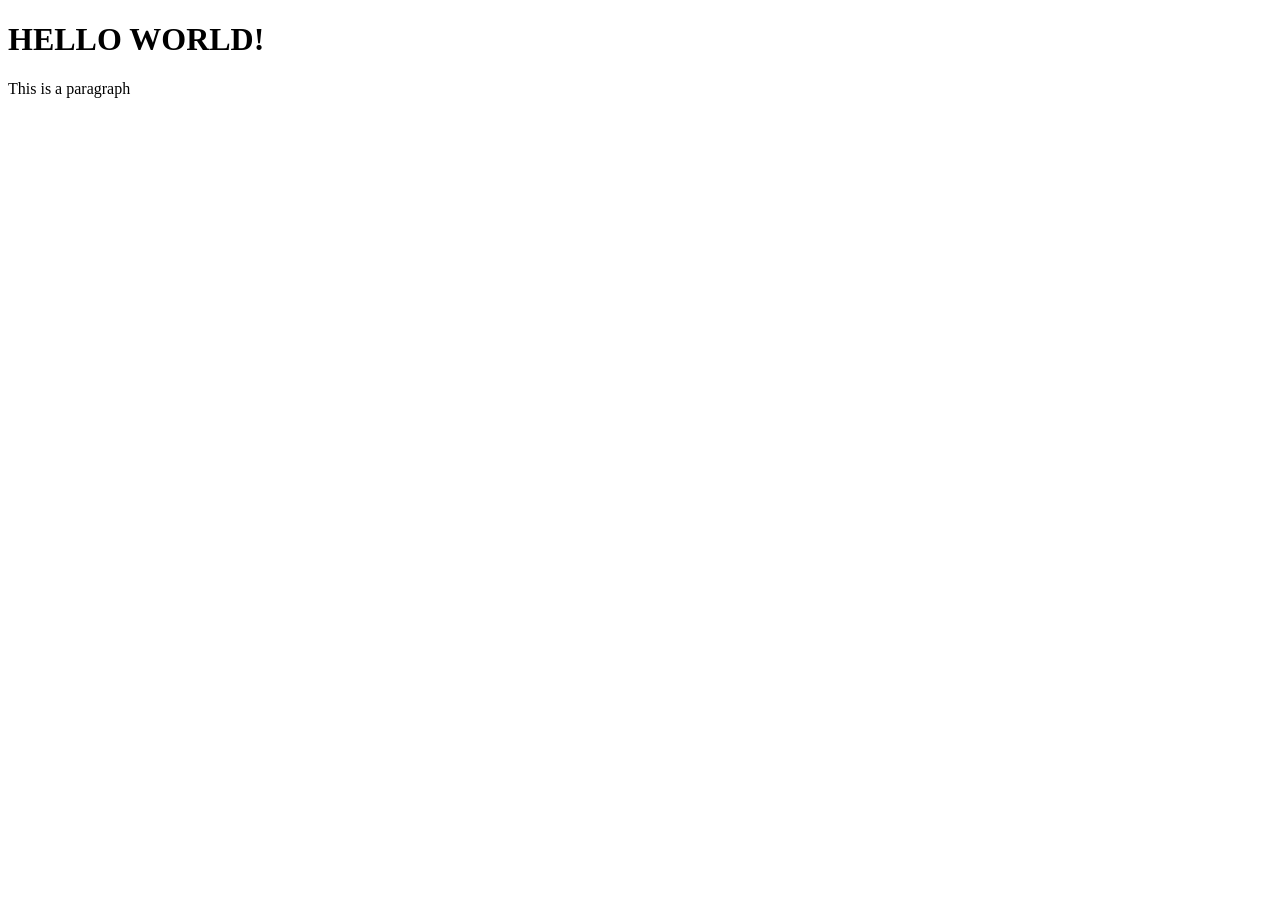
<file: HTML/index.html>
<!DOCTYPE html>
<html lang="en">
<head>
    <meta charset="UTF-8">
    <!-- # This line ensures that the webpage is responsive and displays correctly on different devices by setting the viewport width to match the device's width and the initial zoom level to 1.0. -->
    <meta name="viewport" content="width=device-width, initial-scale=1.0"> 
    <title>My First Page</title>
</head>
<body>
    <h1>HELLO WORLD!</h1>
    <p>This is a paragraph</p>
</body>
</html>
</file>
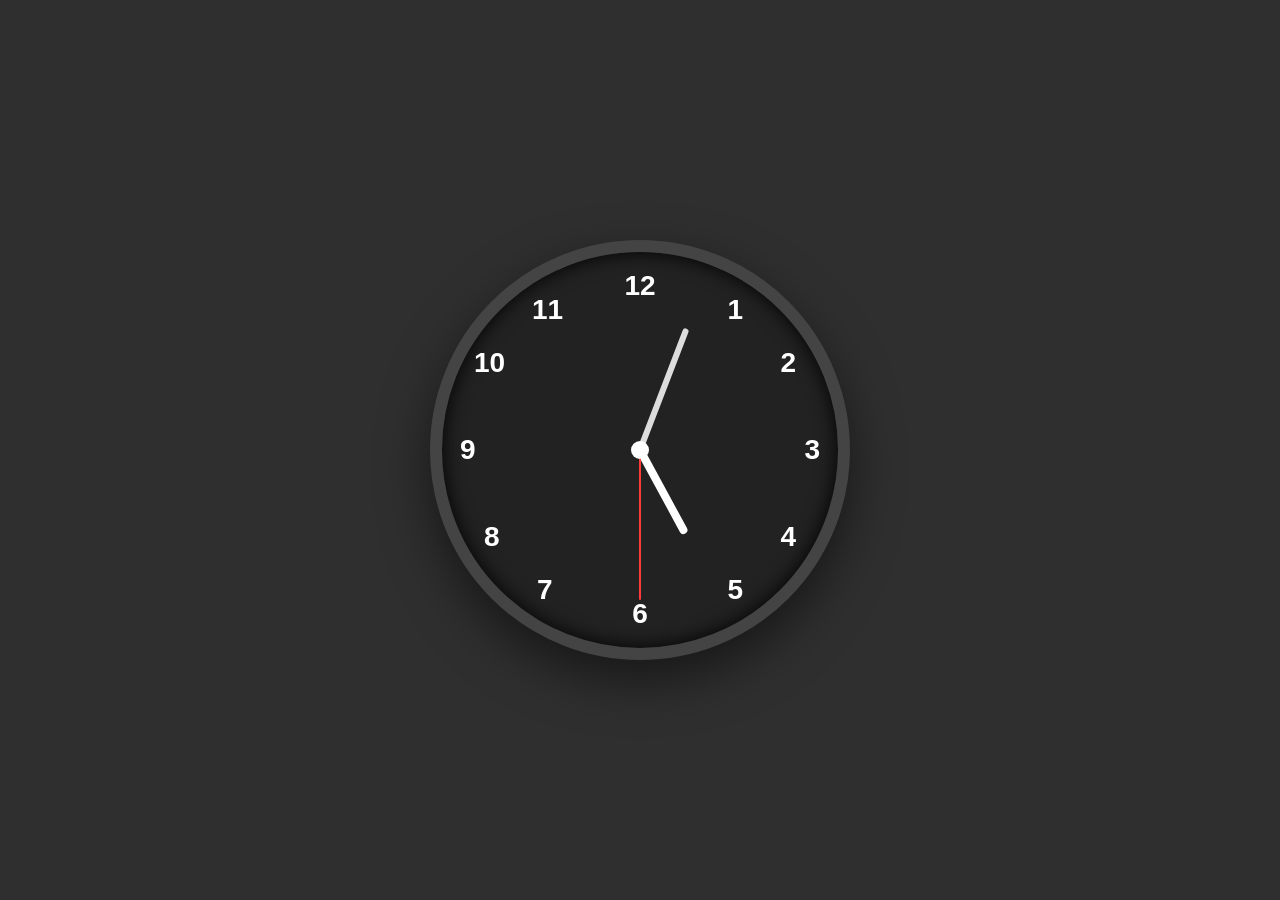
<file: HTML/CLOCK 2/index.html>
<!DOCTYPE html>
<html lang="en">
<head>

<meta charset="UTF-8">
<meta name="viewport" content="width=device-width, initial-scale=1.0">

<title>Modern Analog Clock</title>

<link rel="stylesheet" href="style.css">

</head>

<body>

<div class="clock">

    <div class="number n1">1</div>
    <div class="number n2">2</div>
    <div class="number n3">3</div>
    <div class="number n4">4</div>
    <div class="number n5">5</div>
    <div class="number n6">6</div>
    <div class="number n7">7</div>
    <div class="number n8">8</div>
    <div class="number n9">9</div>
    <div class="number n10">10</div>
    <div class="number n11">11</div>
    <div class="number n12">12</div>

    <div class="hand hour" id="hour"></div>
    <div class="hand minute" id="minute"></div>
    <div class="hand second" id="second"></div>

    <div class="center"></div>

</div>

<script src="script.js"></script>

</body>
</html>
</file>
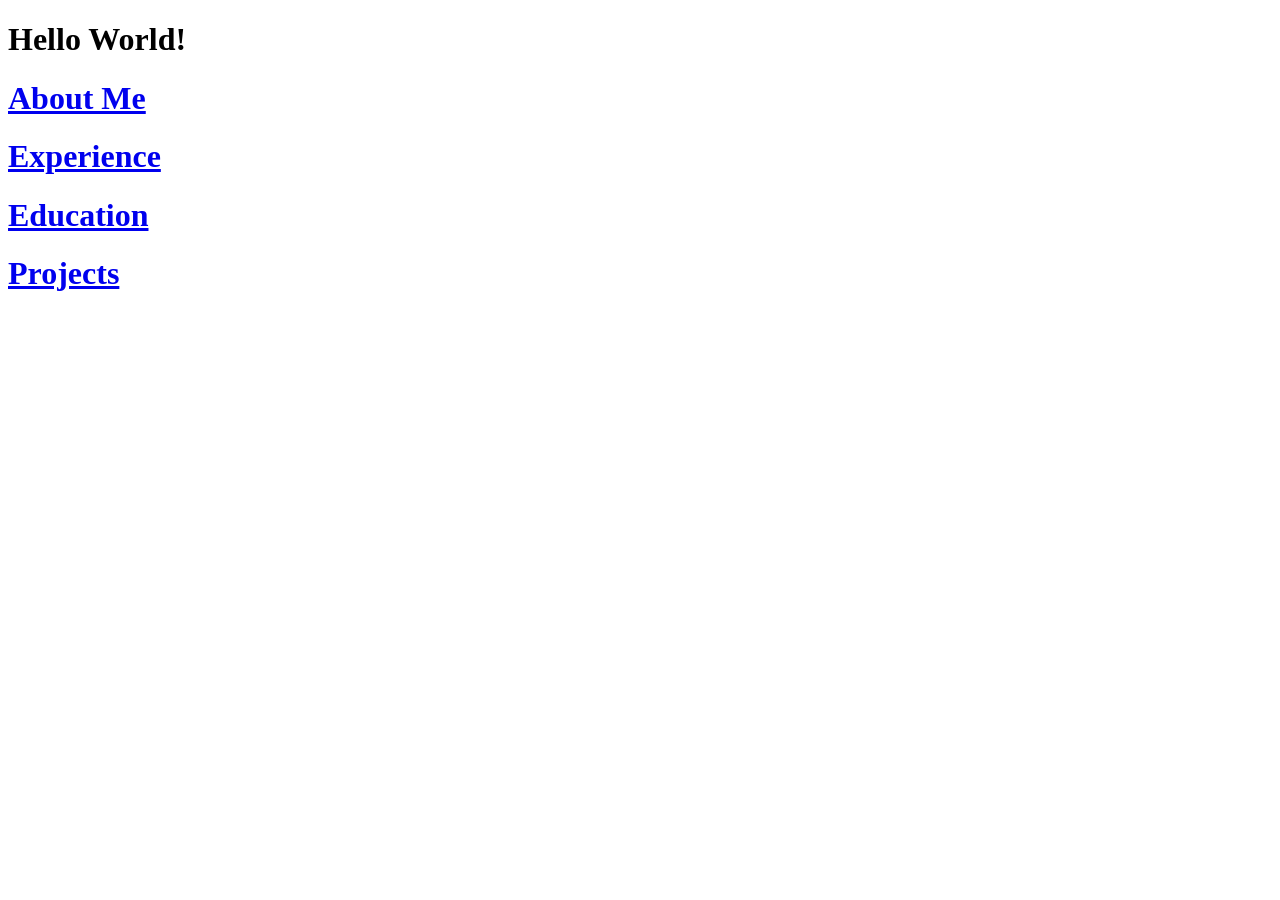
<file: HTML/Portfolio Page/index.html>
<!DOCTYPE html>
<html lang="en">
<head>
    <meta charset="UTF-8">
    <meta name="viewport" content="width=device-width, initial-scale=1.0">
    <title>My Portfolio</title>
</head>
<body>
    <h1>Hello World!</h1>
    <h1><a href="about.html">About Me</a></h1>
    <h1><a href="Experience.html">Experience</a></h1>
    <h1><a href="Education.html">Education</a></h1>
    <h1><a href="projects.html">Projects</a></h1>
</body>
</html>
</file>
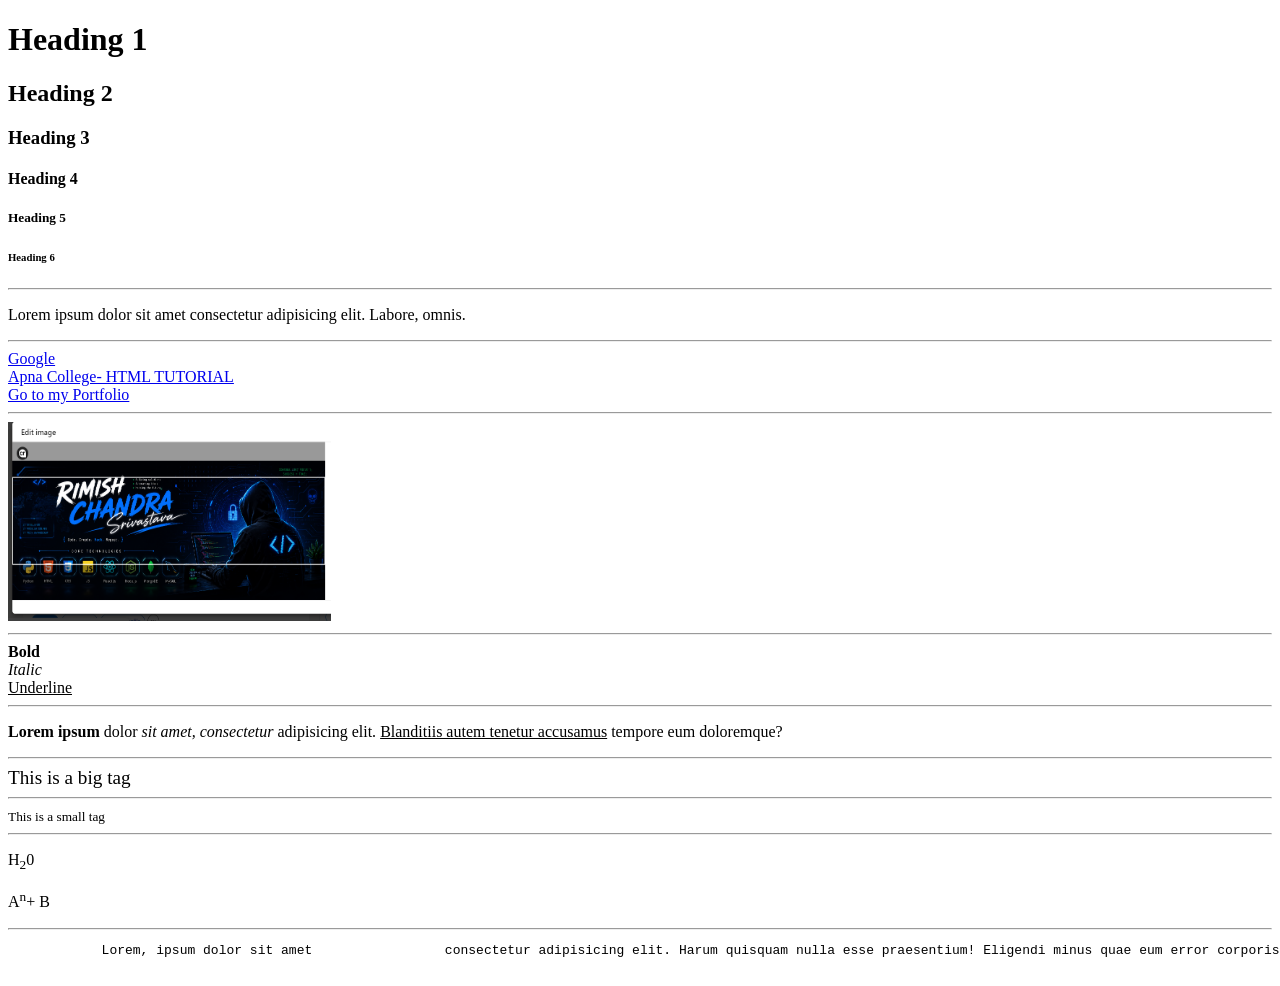
<file: HTML/level2.html>
<!DOCTYPE html>
<!-- <html lang="en"> THIS IS AN HTML ATTRIBUTES -->
<html lang="en">
<head>
    <meta charset="UTF-8">
    <meta name="viewport" content="width=device-width, initial-scale=1.0">
    <title>Document</title>
</head>
<body>
    <!-- HEADING TAGS -->
     <h1>Heading 1</h1>
     <h2>Heading 2</h2>
     <h3>Heading 3</h3>
     <h4>Heading 4</h4>
     <h5>Heading 5</h5>
     <h6>Heading 6</h6>
    <hr>
     <!-- PARAGRAPH TAG -->
     <p>Lorem ipsum dolor sit amet consectetur adipisicing elit. Labore, omnis.</p>
    <hr>
     <!-- Anchor Tag -->
      <a href="https://www.google.com">Google</a>
      <br>
      <a href="https://www.youtube.com/watch?v=HcOc7P5BMi4&list=PLfqMhTWNBTe0PY9xunOzsP5kmYIz2Hu7i&index=1">Apna College- HTML TUTORIAL</a>
      <br> 
      <a href="/HTML/Portfolio Page/index.html">Go to my Portfolio</a>
    <hr>
      <!-- Image Tag -->
       <img src="/HTML/Screenshot 2026-06-05 214957.png" alt="Random Image" height="199vh" width="323vw">
        <br>
        <hr>
       <!-- BOLD ITALIC UNDERLINE TAG -->
        <b>Bold </b>
        <br>
        <i>Italic</i>
        <br>
        <u>Underline</u>
        <hr>
        <!-- Tag inside tag -->
         <p><b>Lorem ipsum</b> dolor <i>sit amet, consectetur</i> adipisicing elit. <u>Blanditiis autem tenetur accusamus</u> tempore eum doloremque?</p>
        <hr>
         <!-- Big and Small tags -->
          <big>This is a big tag</big><br>  
          <hr>
          <small>This is a small tag</small>
          <hr>
          <!-- SUBSCRIPT & SUPERSCRIPT TAGS -->
           <p>H<sub>2</sub>0</p>
           <p>A<sup>n</sup>+ B</p>
        <hr>

        <!-- Pre tags -->
         <pre>
            Lorem, ipsum dolor sit amet                 consectetur adipisicing elit. Harum quisquam nulla esse praesentium! Eligendi minus quae eum error corporis, eos commodi quia iure blanditiis quibusdam itaque id repellendus atque dignissimos.
         </pre>
</body>
</html>
</file>
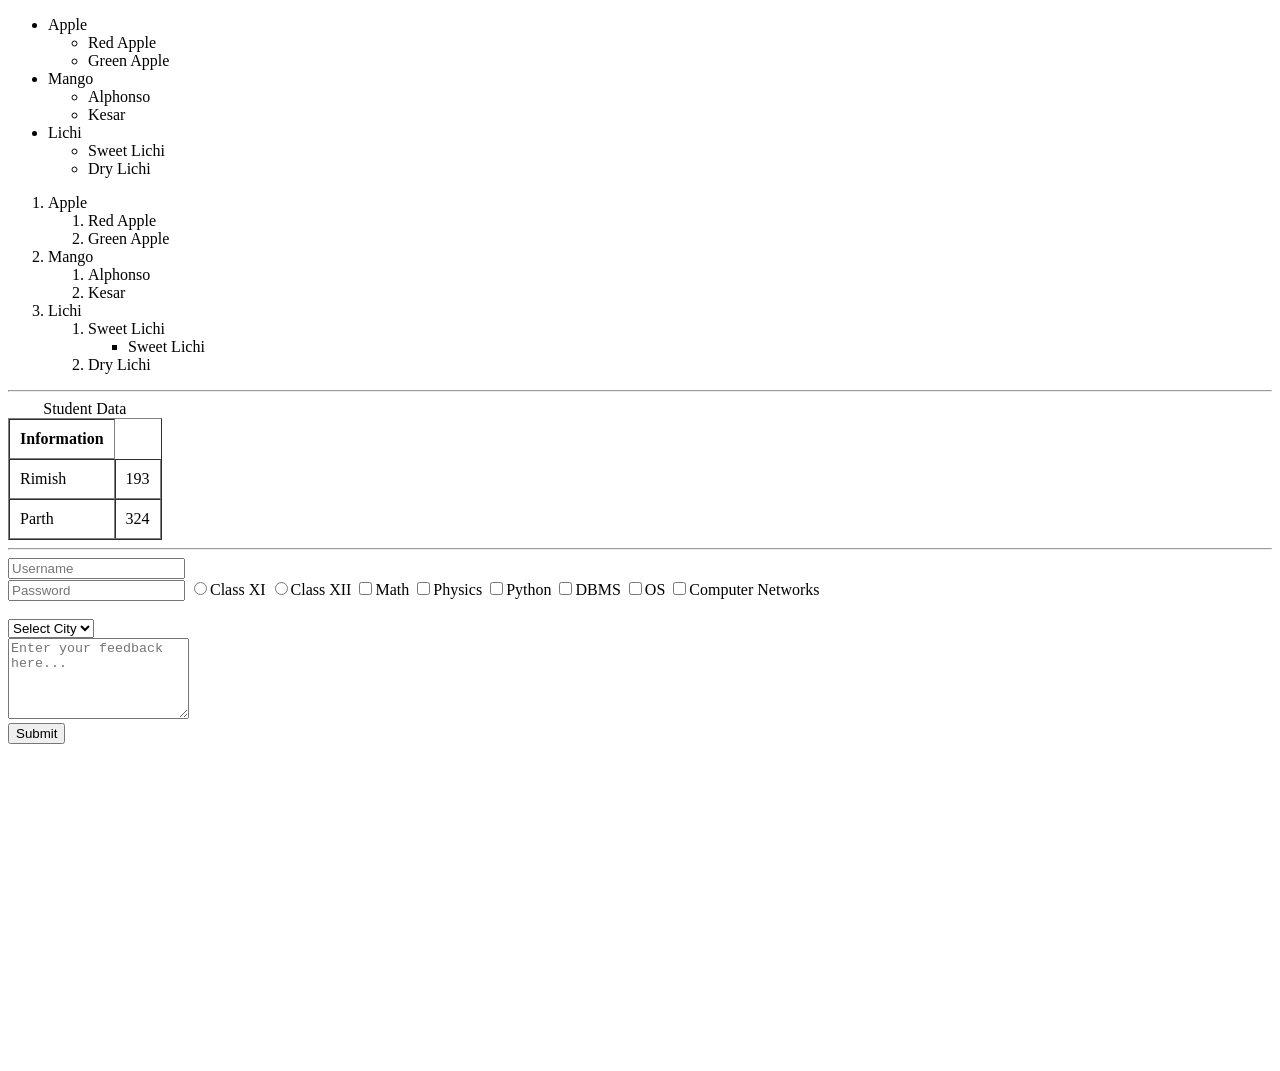
<file: HTML/level4.html>
<!DOCTYPE html>
<html lang="en">
<head>
    <meta charset="UTF-8">
    <meta name="viewport" content="width=device-width, initial-scale=1.0">
    <title>LEVEL PRO</title>
</head>
<body>
    <!-- IN THIS LEVEL WE LEARN ABOUT LISTS, FORMS, AND TABLES IN HTML -->
     <ul>
        <li>Apple</li>
            <ul>
                <li>Red Apple</li>
                <li>Green Apple</li>
            </ul>
        <li>Mango</li>
            <ul>
                <li>Alphonso</li>
                <li>Kesar</li>
            </ul>
        <li>Lichi</li>
            <ul>
                <li>Sweet Lichi</li>
                <li>Dry Lichi</li>
            </ul>
     </ul>
        <ol>
            <li>Apple</li>
                <ol>
                    <li>Red Apple</li>
                    <li>Green Apple</li>
                </ol>
            <li>Mango</li>
                <ol>
                    <li>Alphonso</li>
                    <li>Kesar</li>
                </ol>
            <li>Lichi</li>
                <ol>
                    <li>Sweet Lichi</li>
                        <ul>
                            <li>Sweet Lichi</li>
                        </ul>
                    <li>Dry Lichi</li>
                </ol>
        </ol>

        <hr>

        <!-- TABLES IN HTML -->
         <table border="1px" cellspacing="0px" cellpadding="10px">
            <thead>
                <caption>Student Data</caption>
                <tr colspan="2">
                    <th>Information</th>
                    <!-- <th>Roll No.</th> -->
                </tr>
            </thead>
            <tbody>
                <tr>
                    <td>Rimish</td>
                    <td>193</td>
                </tr>

                <tr>
                    <td>Parth</td>
                    <td>324</td>
                </tr>
            </tbody>
         </table>
        <hr>
         <form action="/action.php">
            <input type="text" placeholder="Username">
            <br>
            <input type="password" placeholder="Password">

            <label for="101">
            <input type="radio" value="class XI" name="class" id="101">Class XI
            </label>
            <label for="102">
            <input type="radio" value="class XII" name="class" id="102">Class XII
            </label>

            <label for="math">
                <input type="checkbox" value="math" name="subject" id="101">Math
            </label>
            <label for="Physics">
                <input type="checkbox" value="Physics" name="subject" id="102">Physics
            </label>
            <label for="Python">
                <input type="checkbox" value="Python" name="subject" id="103">Python
            </label>
            <label for="DBMS">
                <input type="checkbox" value="DBMS" name="subject" id="104">DBMS
            </label>
            <label for="OS">
                <input type="checkbox" value="OS" name="subject" id="105">OS
            </label>
            <label for="Computer Networks">
                <input type="checkbox" value="Computer Networks" name="subject" id="106">Computer Networks
            </label>
            <br>
            <br>
            <select name="city" id="city">
                <option value="select city">Select City</option>
                <option value="Delhi">Delhi</option>
                <option value="Mumbai">Mumbai</option>
                <option value="Bangalore">Bangalore</option>
            </select>
            <br>
            <textarea name="feedback" id="101" placeholder="Enter your feedback here..." rows="5"></textarea>
            <br>
            <input type="submit" value="Submit">
         </form>

         <iframe width="560" height="315" src="https://www.youtube.com/embed/I5srDu75h_M?si=ICYLB-1usWGLQkv1" title="YouTube video player" frameborder="0" allow="accelerometer; autoplay; clipboard-write; encrypted-media; gyroscope; picture-in-picture; web-share" referrerpolicy="strict-origin-when-cross-origin" allowfullscreen></iframe>

</body>
</html>
</file>
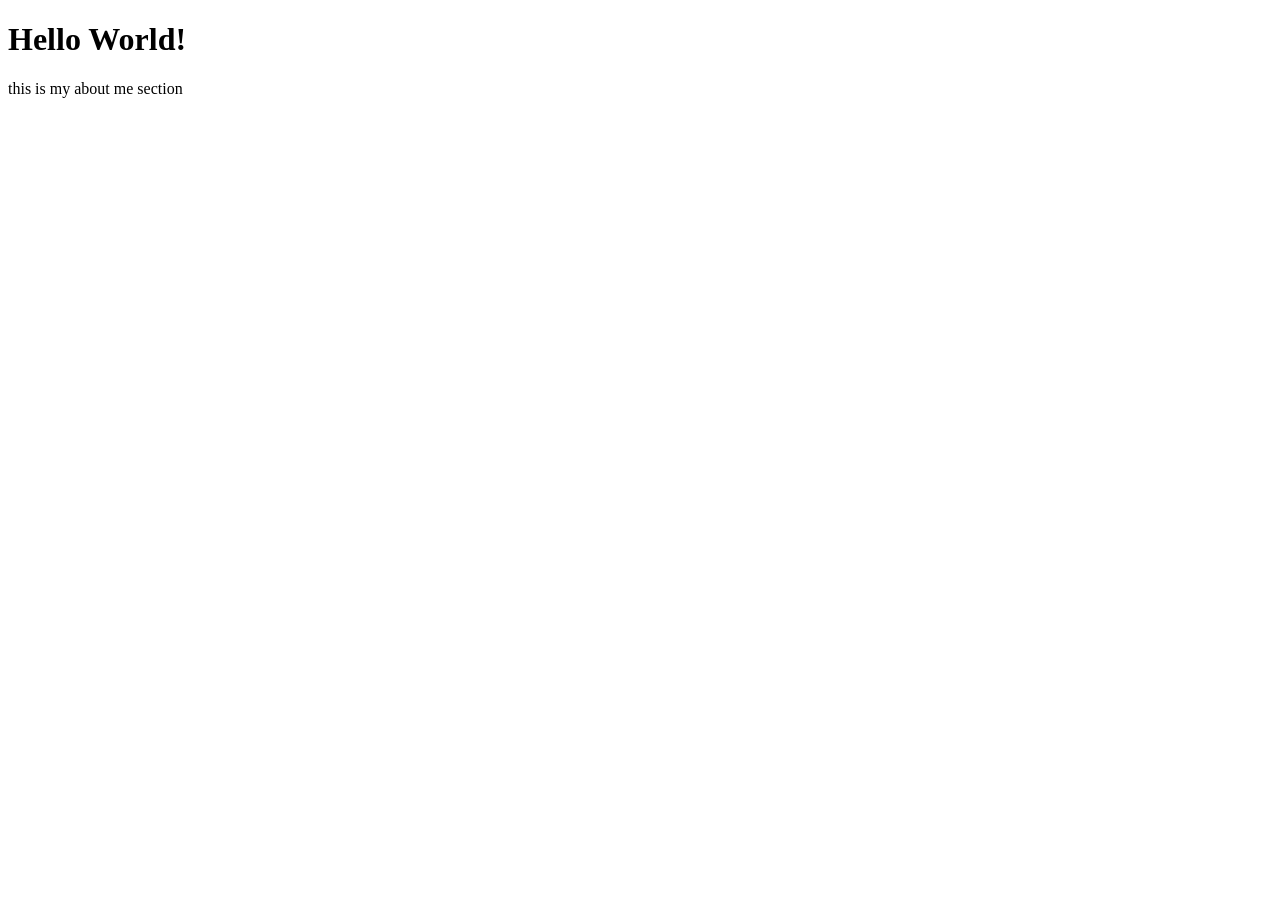
<file: HTML/Portfolio Page/about.html>
<!DOCTYPE html>
<html lang="en">
<head>
    <meta charset="UTF-8">
    <meta name="viewport" content="width=device-width, initial-scale=1.0">
    <title>Document</title>
</head>
<body>
    <h1>Hello World!</h1>
    <p>this is my about me section</p>
</body>
</html>
</file>
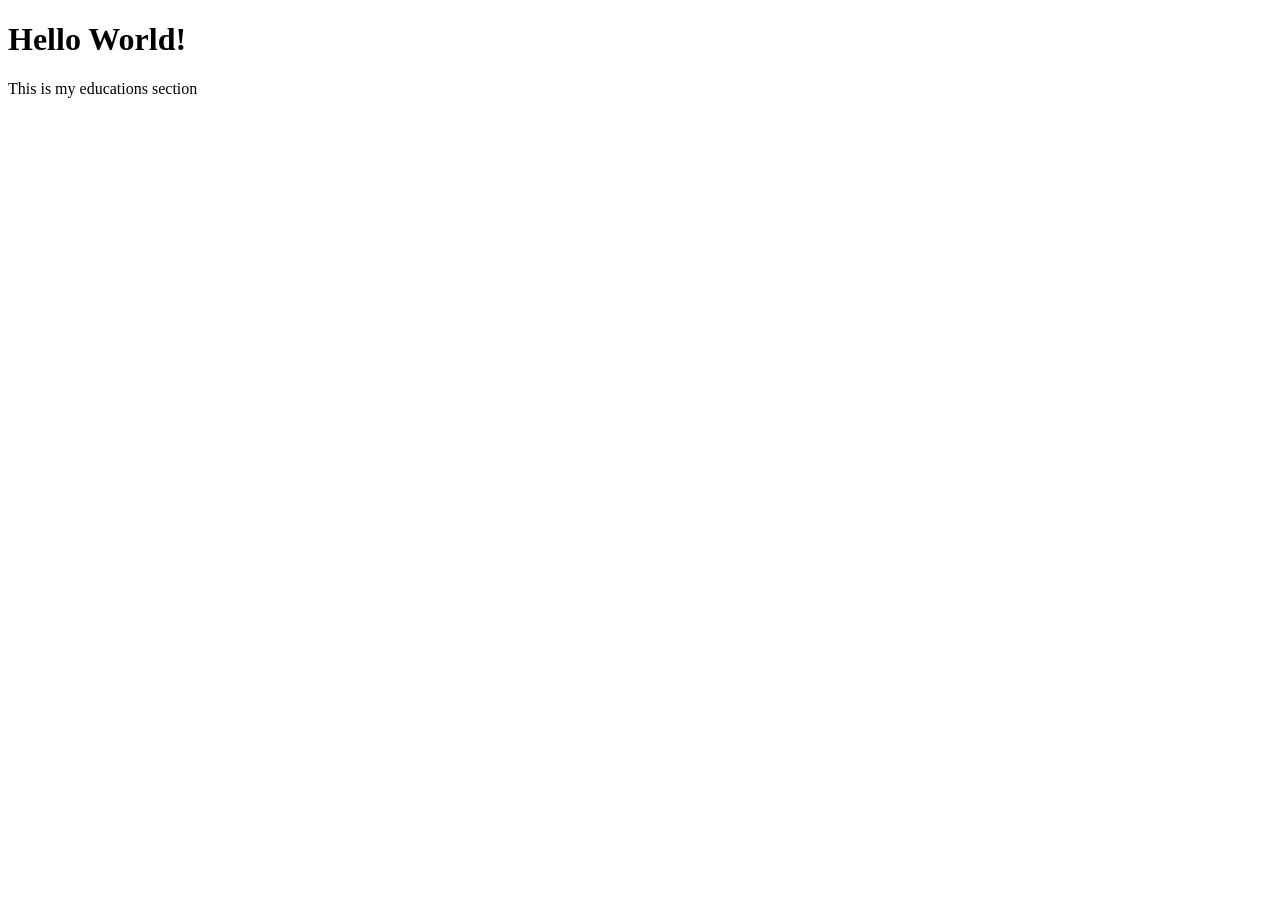
<file: HTML/Portfolio Page/Education.html>
<!DOCTYPE html>
<html lang="en">
<head>
    <meta charset="UTF-8">
    <meta name="viewport" content="width=device-width, initial-scale=1.0">
    <title>Document</title>
</head>
<body>
    <h1>Hello World!</h1>
    <p>This is my educations section</p>
</body>
</html>
</file>
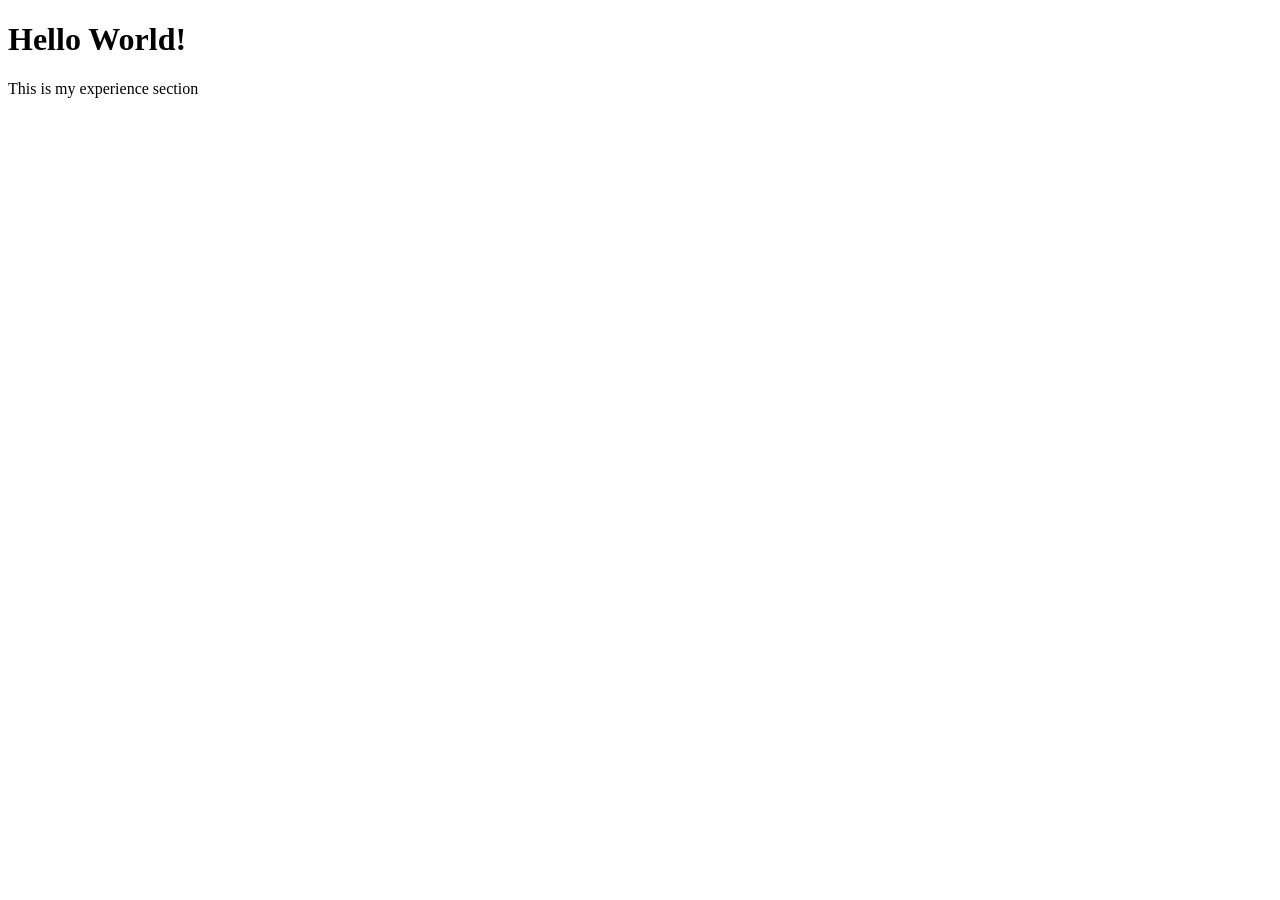
<file: HTML/Portfolio Page/Experience.html>
<!DOCTYPE html>
<html lang="en">
<head>
    <meta charset="UTF-8">
    <meta name="viewport" content="width=device-width, initial-scale=1.0">
    <title>Document</title>
</head>
<body>
    <h1>Hello World!</h1>
    <p>This is my experience section</p>
</body>
</html>
</file>
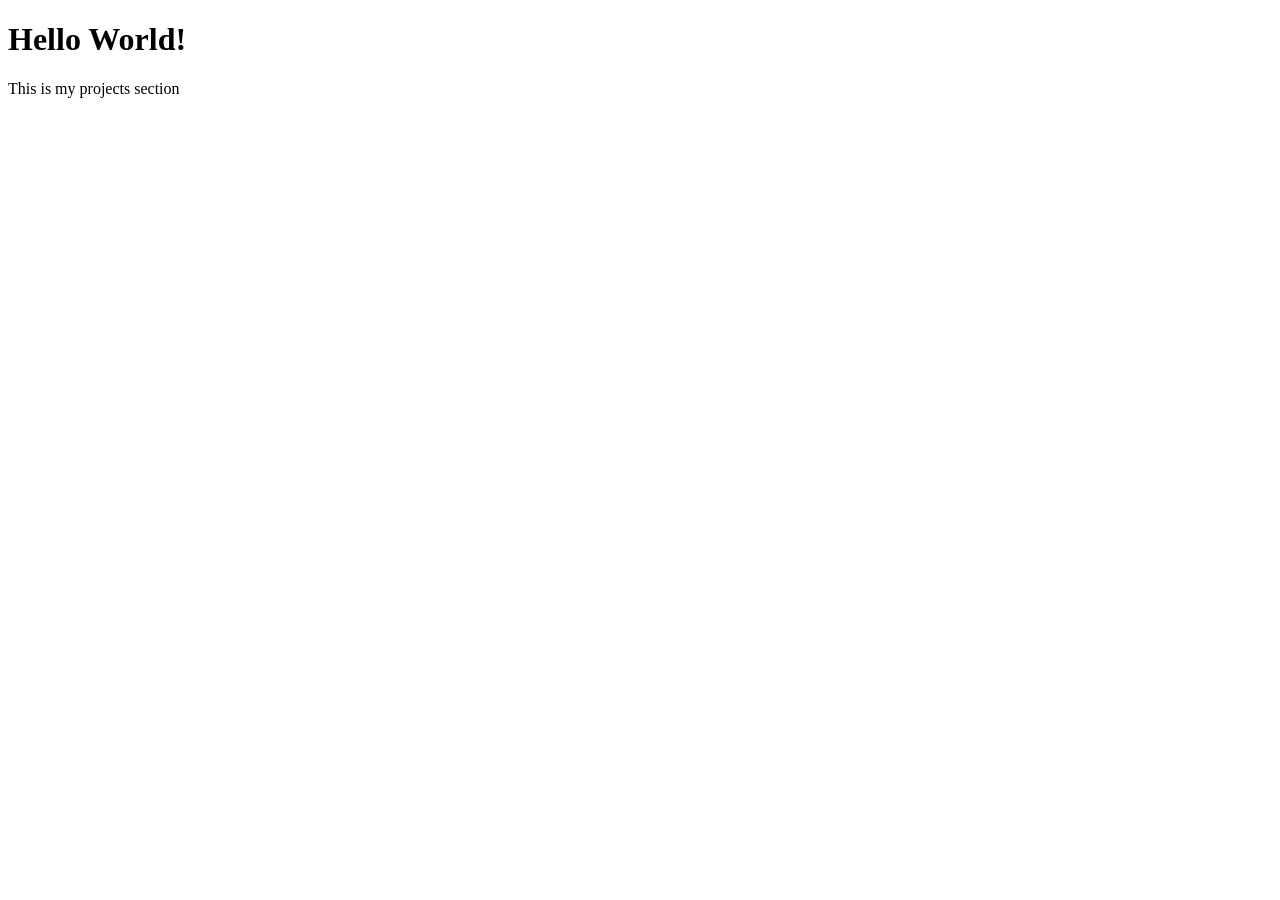
<file: HTML/Portfolio Page/projects.html>
<!DOCTYPE html>
<html lang="en">
<head>
    <meta charset="UTF-8">
    <meta name="viewport" content="width=device-width, initial-scale=1.0">
    <title>Document</title>
</head>
<body>
    <h1>Hello World!</h1>
    <p>This is my projects section</p>
</body>
</html>
</file>
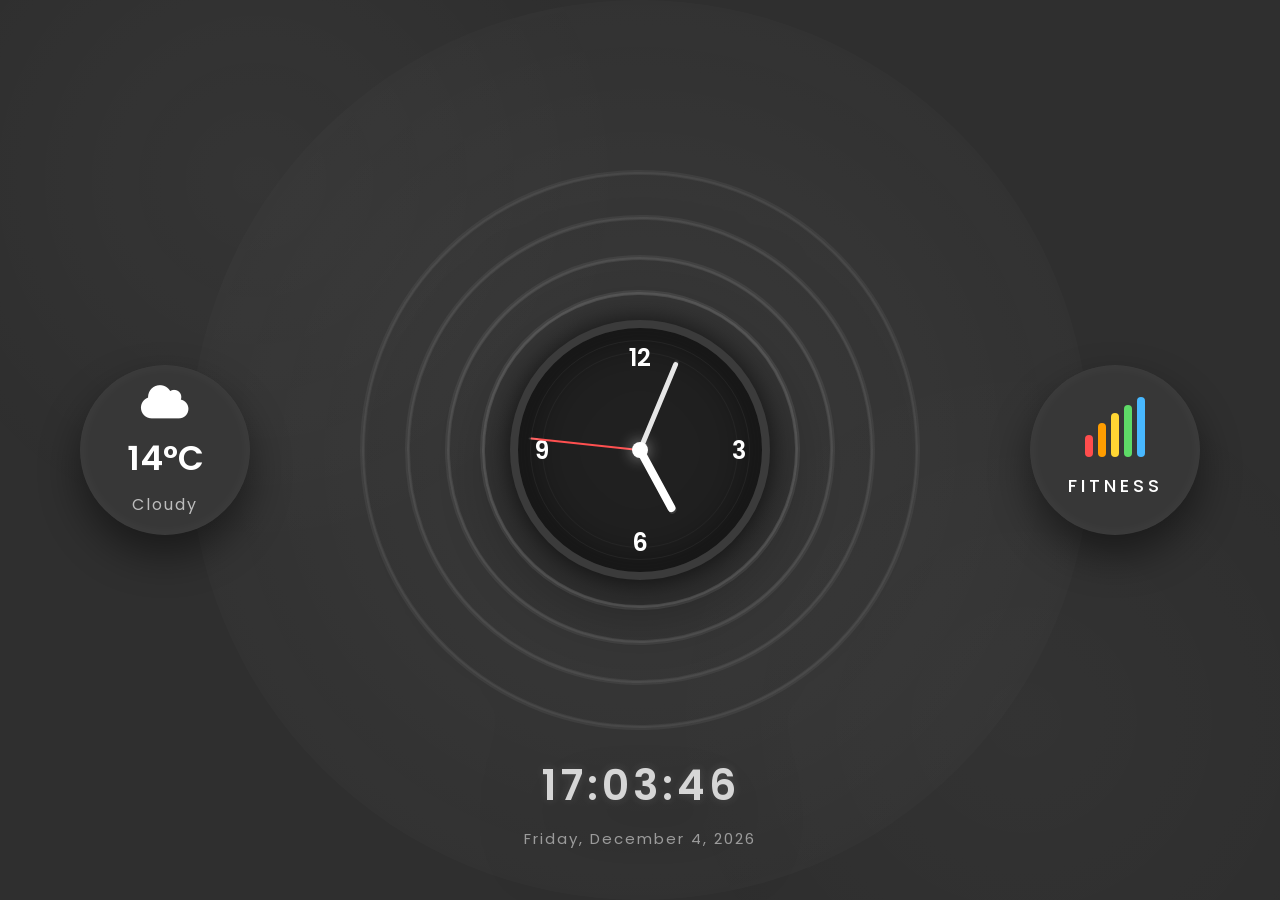
<file: HTML/Portfolio Page/CLOCK/clock.html>
<!DOCTYPE html>
<html lang="en">

<head>

    <meta charset="UTF-8">
    <meta name="viewport"
          content="width=device-width, initial-scale=1.0">

    <title>Modern Dashboard Clock</title>

    <!-- Google Font -->
    <link href="https://fonts.googleapis.com/css2?family=Poppins:wght@300;400;500;600;700&display=swap"
          rel="stylesheet">

    <!-- Font Awesome -->
    <link rel="stylesheet"
          href="https://cdnjs.cloudflare.com/ajax/libs/font-awesome/6.5.2/css/all.min.css">

    <link rel="stylesheet" href="style.css">

</head>

<body>

<div class="dashboard">

    <!-- =========================================
                WEATHER WIDGET
    ========================================== -->

    <div class="weather-widget">

        <div class="weather-circle">

            <i class="fas fa-cloud"></i>

            <h2 id="temperature">14°C</h2>

            <p id="city">Weather</p>

        </div>

    </div>



    <!-- =========================================
                MAIN CLOCK
    ========================================== -->

    <div class="clock-wrapper">

        <!-- Date Ring -->

        <div class="ring date-ring">

            <div class="ring-track"></div>

            <div class="ring-progress" id="dateProgress"></div>

            <div class="ring-text" id="dateText">

            </div>

        </div>


        <!-- Month Ring -->

        <div class="ring month-ring">

            <div class="ring-track"></div>

            <div class="ring-progress" id="monthProgress"></div>

            <div class="ring-text" id="monthText">

            </div>

        </div>



        <!-- Day Ring -->

        <div class="ring day-ring">

            <div class="ring-track"></div>

            <div class="ring-progress" id="dayProgress"></div>

            <div class="ring-text" id="dayText">

            </div>

        </div>



        <!-- Seconds Ring -->

        <div class="ring second-ring">

            <div class="ring-track"></div>

            <div class="ring-progress" id="secondProgress"></div>

        </div>



        <!-- Clock -->

        <div class="clock">

            <!-- Numbers -->

            <div class="number number12">12</div>
            <div class="number number3">3</div>
            <div class="number number6">6</div>
            <div class="number number9">9</div>

            <!-- Center Dot -->

            <div class="center-dot"></div>

            <!-- Hands -->

            <div class="hand hour-hand" id="hourHand"></div>

            <div class="hand minute-hand"
                 id="minuteHand"></div>

            <div class="hand second-hand"
                 id="secondHand"></div>

        </div>


        <!-- Digital Time -->

        <div class="digital-clock">

            <h1 id="digitalTime">
                00:00:00
            </h1>

            <p id="fullDate">

                Thursday,
                June 25,
                2026

            </p>

        </div>

    </div>



    <!-- =========================================
                FITNESS
    ========================================== -->

    <div class="fitness-widget">

        <div class="fitness-circle">

            <div class="bars">

                <span class="bar red"></span>
                <span class="bar orange"></span>
                <span class="bar yellow"></span>
                <span class="bar green"></span>
                <span class="bar blue"></span>

            </div>

            <h2>FITNESS</h2>

        </div>

    </div>

</div>




<!-- =========================================
        Hidden Data
========================================== -->

<div class="hidden-data">

    <span id="monthName"></span>

    <span id="dayName"></span>

    <span id="dateNumber"></span>

</div>



<script src="script.js"></script>

</body>

</html>
</file>
<file: HTML/CLOCK 2/style.css>
*{
    margin:0;
    padding:0;
    box-sizing:border-box;
}

body{

    display:flex;
    justify-content:center;
    align-items:center;

    height:100vh;

    background:#2f2f2f;

    font-family:Arial;

}

.clock{

    width:420px;
    height:420px;

    background:#222;

    border-radius:50%;

    position:relative;

    border:12px solid #444;

    box-shadow:
    inset 0 0 20px #000,
    0 20px 50px rgba(0,0,0,.5);

}

.number{

    position:absolute;

    color:white;

    font-size:28px;

    font-weight:bold;

}

.n12{top:18px;left:50%;transform:translateX(-50%);}
.n1{top:42px;right:95px;}
.n2{top:95px;right:42px;}
.n3{top:50%;right:18px;transform:translateY(-50%);}
.n4{bottom:95px;right:42px;}
.n5{bottom:42px;right:95px;}
.n6{bottom:18px;left:50%;transform:translateX(-50%);}
.n7{bottom:42px;left:95px;}
.n8{bottom:95px;left:42px;}
.n9{left:18px;top:50%;transform:translateY(-50%);}
.n10{top:95px;left:32px;}
.n11{top:42px;left:90px;}

.hand{

    position:absolute;

    left:50%;
    bottom:50%;

    transform-origin:bottom;

    border-radius:20px;

}

.hour{

    width:8px;
    height:95px;

    background:white;

    margin-left:-4px;

}

.minute{

    width:6px;
    height:130px;

    background:#ddd;

    margin-left:-3px;

}

.second{

    width:2px;
    height:150px;

    background:#ff3b3b;

    margin-left:-1px;

}

.center{

    width:18px;
    height:18px;

    background:white;

    border-radius:50%;

    position:absolute;

    left:50%;
    top:50%;

    transform:translate(-50%,-50%);

    z-index:100;

}
</file>
<file: HTML/Portfolio Page/CLOCK/style.css>
/*====================================================
        MODERN CLOCK DASHBOARD
        PART 2A
=====================================================*/

/*------------------------
    GOOGLE RESET
-------------------------*/

*{
    margin:0;
    padding:0;
    box-sizing:border-box;
}

html,
body{
    width:100%;
    height:100%;
}

body{

    font-family:'Poppins',sans-serif;

    background:#2f2f2f;

    overflow:hidden;

    display:flex;

    justify-content:center;

    align-items:center;

    color:#ffffff;

}

/*------------------------
        DASHBOARD
-------------------------*/

.dashboard{

    position:relative;

    width:100vw;

    height:100vh;

    display:flex;

    justify-content:center;

    align-items:center;

}


/*==========================
        WEATHER
===========================*/

.weather-widget{

    position:absolute;

    left:80px;

    top:50%;

    transform:translateY(-50%);

}

.weather-circle{

    width:170px;

    height:170px;

    border-radius:50%;

    background:#373737;

    display:flex;

    flex-direction:column;

    justify-content:center;

    align-items:center;

    box-shadow:

    inset 0 0 15px rgba(255,255,255,.05),

    0 20px 40px rgba(0,0,0,.45);

    transition:.4s;

}

.weather-circle:hover{

    transform:scale(1.05);

}

.weather-circle i{

    font-size:38px;

    color:#ffffff;

    margin-bottom:12px;

}

.weather-circle h2{

    font-size:34px;

    font-weight:600;

}

.weather-circle p{

    margin-top:8px;

    color:#bdbdbd;

    letter-spacing:2px;

}


/*==========================
        FITNESS
===========================*/

.fitness-widget{

    position:absolute;

    right:80px;

    top:50%;

    transform:translateY(-50%);

}

.fitness-circle{

    width:170px;

    height:170px;

    border-radius:50%;

    background:#373737;

    display:flex;

    justify-content:center;

    align-items:center;

    flex-direction:column;

    box-shadow:

    inset 0 0 15px rgba(255,255,255,.05),

    0 20px 40px rgba(0,0,0,.45);

    transition:.4s;

}

.fitness-circle:hover{

    transform:scale(1.05);

}

.fitness-circle h2{

    margin-top:15px;

    font-size:18px;

    letter-spacing:4px;

    font-weight:500;

}


/*==========================
        BARS
===========================*/

.bars{

    display:flex;

    align-items:flex-end;

    gap:5px;

    height:55px;

}

.bar{

    width:8px;

    border-radius:10px;

    display:block;

}

.red{

    height:22px;

    background:#ff4d4d;

}

.orange{

    height:34px;

    background:#ff9d00;

}

.yellow{

    height:44px;

    background:#ffd633;

}

.green{

    height:52px;

    background:#5edb67;

}

.blue{

    height:60px;

    background:#48b8ff;

}


/*==========================
        CLOCK WRAPPER
===========================*/

.clock-wrapper{

    position:relative;

    width:620px;

    height:620px;

    display:flex;

    justify-content:center;

    align-items:center;

}


/*==========================
        DIGITAL CLOCK
===========================*/

.digital-clock{

    position:absolute;

    bottom:-90px;

    width:100%;

    text-align:center;

}

.digital-clock h1{

    font-size:42px;

    letter-spacing:4px;

    font-weight:600;

}

.digital-clock p{

    margin-top:10px;

    color:#bfbfbf;

    letter-spacing:2px;

    font-size:15px;

}


/*==========================
        COMMON RINGS
===========================*/

.ring{

    position:absolute;

    border-radius:50%;

    display:flex;

    justify-content:center;

    align-items:center;

}

.ring-track{

    position:absolute;

    inset:0;

    border-radius:50%;

    border:2px solid rgba(255,255,255,.05);

}

.ring-progress{

    position:absolute;

    inset:0;

    border-radius:50%;

}


/*==========================
        HIDDEN DATA
===========================*/

.hidden-data{

    display:none;

}


/*==========================
        UTILITY
===========================*/

.center{

    display:flex;

    justify-content:center;

    align-items:center;

}

.text-center{

    text-align:center;

}

.shadow{

    box-shadow:

    0 10px 30px rgba(0,0,0,.35);

}

.round{

    border-radius:50%;

}

.transition{

    transition:.35s;

}

/*====================================================
                PART 2B
        ANALOG CLOCK & RINGS
====================================================*/


/*==========================
        MAIN CLOCK
==========================*/

.clock{

    position:absolute;

    width:260px;
    height:260px;

    border-radius:50%;

    background:#202020;

    border:8px solid #3b3b3b;

    box-shadow:
        inset 0 0 20px rgba(255,255,255,.03),
        inset 0 0 50px rgba(0,0,0,.65),
        0 0 25px rgba(0,0,0,.55);

    z-index:100;

}


/*==========================
      CLOCK FACE GLOW
==========================*/

.clock::before{

    content:"";

    position:absolute;

    inset:12px;

    border-radius:50%;

    border:1px solid rgba(255,255,255,.05);

}

.clock::after{

    content:"";

    position:absolute;

    inset:24px;

    border-radius:50%;

    border:1px solid rgba(255,255,255,.04);

}


/*==========================
        NUMBERS
==========================*/

.number{

    position:absolute;

    color:#ffffff;

    font-size:24px;

    font-weight:600;

}

.number12{

    top:12px;
    left:50%;

    transform:translateX(-50%);

}

.number3{

    right:16px;
    top:50%;

    transform:translateY(-50%);

}

.number6{

    bottom:12px;
    left:50%;

    transform:translateX(-50%);

}

.number9{

    left:16px;
    top:50%;

    transform:translateY(-50%);

}


/*==========================
        CLOCK HANDS
==========================*/

.hand{

    position:absolute;

    left:50%;
    bottom:50%;

    transform-origin:bottom center;

    transform:translateX(-50%) rotate(0deg);

    border-radius:20px;

}


/*------------------------
        HOUR
-------------------------*/

.hour-hand{

    width:8px;

    height:70px;

    background:#ffffff;

    z-index:30;

}


/*------------------------
        MINUTE
-------------------------*/

.minute-hand{

    width:5px;

    height:95px;

    background:#e6e6e6;

    z-index:40;

}


/*------------------------
        SECOND
-------------------------*/

.second-hand{

    width:2px;

    height:110px;

    background:#ff5050;

    z-index:50;

}


/*==========================
        CENTER PIN
==========================*/

.center-dot{

    position:absolute;

    width:16px;

    height:16px;

    background:#ffffff;

    border-radius:50%;

    left:50%;

    top:50%;

    transform:translate(-50%,-50%);

    z-index:999;

    box-shadow:
        0 0 15px rgba(255,255,255,.55);

}


/*==========================
      SECOND RING
==========================*/

.second-ring{

    width:320px;

    height:320px;

    border:2px solid rgba(255,255,255,.08);

}

.second-ring .ring-progress{

    border:3px solid rgba(255,255,255,.12);

}


/*==========================
      DAY RING
==========================*/

.day-ring{

    width:390px;

    height:390px;

    border:2px solid rgba(255,255,255,.06);

}

.day-ring .ring-progress{

    border:3px solid rgba(255,255,255,.08);

}


/*==========================
      MONTH RING
==========================*/

.month-ring{

    width:470px;

    height:470px;

    border:2px solid rgba(255,255,255,.05);

}

.month-ring .ring-progress{

    border:3px solid rgba(255,255,255,.06);

}


/*==========================
      DATE RING
==========================*/

.date-ring{

    width:560px;

    height:560px;

    border:2px solid rgba(255,255,255,.05);

}

.date-ring .ring-progress{

    border:3px solid rgba(255,255,255,.05);

}


/*==========================
      RING TEXT
==========================*/

.ring-text{

    position:absolute;

    width:100%;

    height:100%;

    display:flex;

    justify-content:center;

    align-items:center;

    color:#707070;

    font-size:14px;

    letter-spacing:5px;

    text-transform:uppercase;

    pointer-events:none;

}


/*==========================
      CLOCK SHADOW
==========================*/

.clock-wrapper{

    filter:drop-shadow(0 20px 40px rgba(0,0,0,.45));

}


/*==========================
      GLASS EFFECT
==========================*/

.weather-circle,
.fitness-circle,
.clock{

    backdrop-filter:blur(12px);

}


/*==========================
        POINTER
==========================*/

.hand::after{

    content:"";

    position:absolute;

    width:100%;

    height:10px;

    left:0;

    top:-2px;

    border-radius:20px;

    background:rgba(255,255,255,.12);

}

/*====================================================
                PART 2C
      ANIMATIONS • EFFECTS • RESPONSIVE
====================================================*/


/*==============================
        BACKGROUND GLOW
==============================*/

body::before{

    content:"";

    position:fixed;

    width:900px;
    height:900px;

    left:50%;
    top:50%;

    transform:translate(-50%,-50%);

    border-radius:50%;

    background:radial-gradient(circle,
            rgba(255,255,255,.06),
            rgba(255,255,255,0));

    pointer-events:none;

    z-index:-2;

}

body::after{

    content:"";

    position:fixed;

    inset:0;

    background:

        radial-gradient(circle at 20% 20%,
        rgba(255,255,255,.03),
        transparent 30%),

        radial-gradient(circle at 80% 80%,
        rgba(255,255,255,.02),
        transparent 30%);

    z-index:-3;

}


/*==============================
        HOVER EFFECTS
==============================*/

.weather-circle:hover,
.fitness-circle:hover{

    box-shadow:

        inset 0 0 15px rgba(255,255,255,.08),

        0 25px 50px rgba(0,0,0,.65);

}

.clock:hover{

    transform:scale(1.02);

    transition:.4s;

}


/*==============================
        CLOCK ANIMATION
==============================*/

.clock{

    animation:clockFloat 8s ease-in-out infinite;

}

@keyframes clockFloat{

    0%{

        transform:translateY(0);

    }

    50%{

        transform:translateY(-8px);

    }

    100%{

        transform:translateY(0);

    }

}


/*==============================
      GLOWING CENTER PIN
==============================*/

.center-dot{

    animation:centerGlow 2s infinite alternate;

}

@keyframes centerGlow{

    from{

        box-shadow:0 0 8px rgba(255,255,255,.4);

    }

    to{

        box-shadow:0 0 20px rgba(255,255,255,.9);

    }

}


/*==============================
        FITNESS BARS
==============================*/

.bar{

    animation:barBounce 1.8s infinite alternate;

}

.orange{

    animation-delay:.1s;

}

.yellow{

    animation-delay:.2s;

}

.green{

    animation-delay:.3s;

}

.blue{

    animation-delay:.4s;

}

@keyframes barBounce{

    from{

        transform:scaleY(.8);

    }

    to{

        transform:scaleY(1.15);

    }

}


/*==============================
      DIGITAL CLOCK
==============================*/

.digital-clock h1{

    text-shadow:

        0 0 10px rgba(255,255,255,.15);

}

.digital-clock p{

    opacity:.75;

}


/*==============================
        RING EFFECT
==============================*/

.ring{

    transition:.4s;

}

.ring:hover{

    transform:scale(1.015);

}


/*==============================
      FADE ANIMATION
==============================*/

.weather-widget,
.fitness-widget,
.clock-wrapper{

    animation:fadeIn 1s ease;

}

@keyframes fadeIn{

    from{

        opacity:0;

        transform:translateY(40px);

    }

    to{

        opacity:1;

        transform:translateY(0);

    }

}


/*==============================
        SCROLLBAR
==============================*/

::-webkit-scrollbar{

    width:8px;

}

::-webkit-scrollbar-thumb{

    background:#555;

    border-radius:10px;

}

::-webkit-scrollbar-track{

    background:#2f2f2f;

}


/*==============================
      RESPONSIVE
==============================*/

@media(max-width:1200px){

.weather-widget{

    left:30px;

}

.fitness-widget{

    right:30px;

}

.clock-wrapper{

    transform:scale(.9);

}

}


@media(max-width:992px){

.weather-widget,
.fitness-widget{

    display:none;

}

.clock-wrapper{

    transform:scale(.82);

}

}


@media(max-width:768px){

.clock-wrapper{

    transform:scale(.65);

}

.digital-clock{

    bottom:-70px;

}

.digital-clock h1{

    font-size:30px;

}

}


@media(max-width:480px){

.clock-wrapper{

    transform:scale(.52);

}

.digital-clock{

    bottom:-55px;

}

.digital-clock h1{

    font-size:22px;

}

.digital-clock p{

    font-size:12px;

}

}


/*==============================
        SELECTION
==============================*/

::selection{

    background:#ffffff;

    color:#222;

}


/*==============================
        SMOOTH
==============================*/

*{

    scroll-behavior:smooth;

}


/*==============================
          END
==============================*/
</file>
